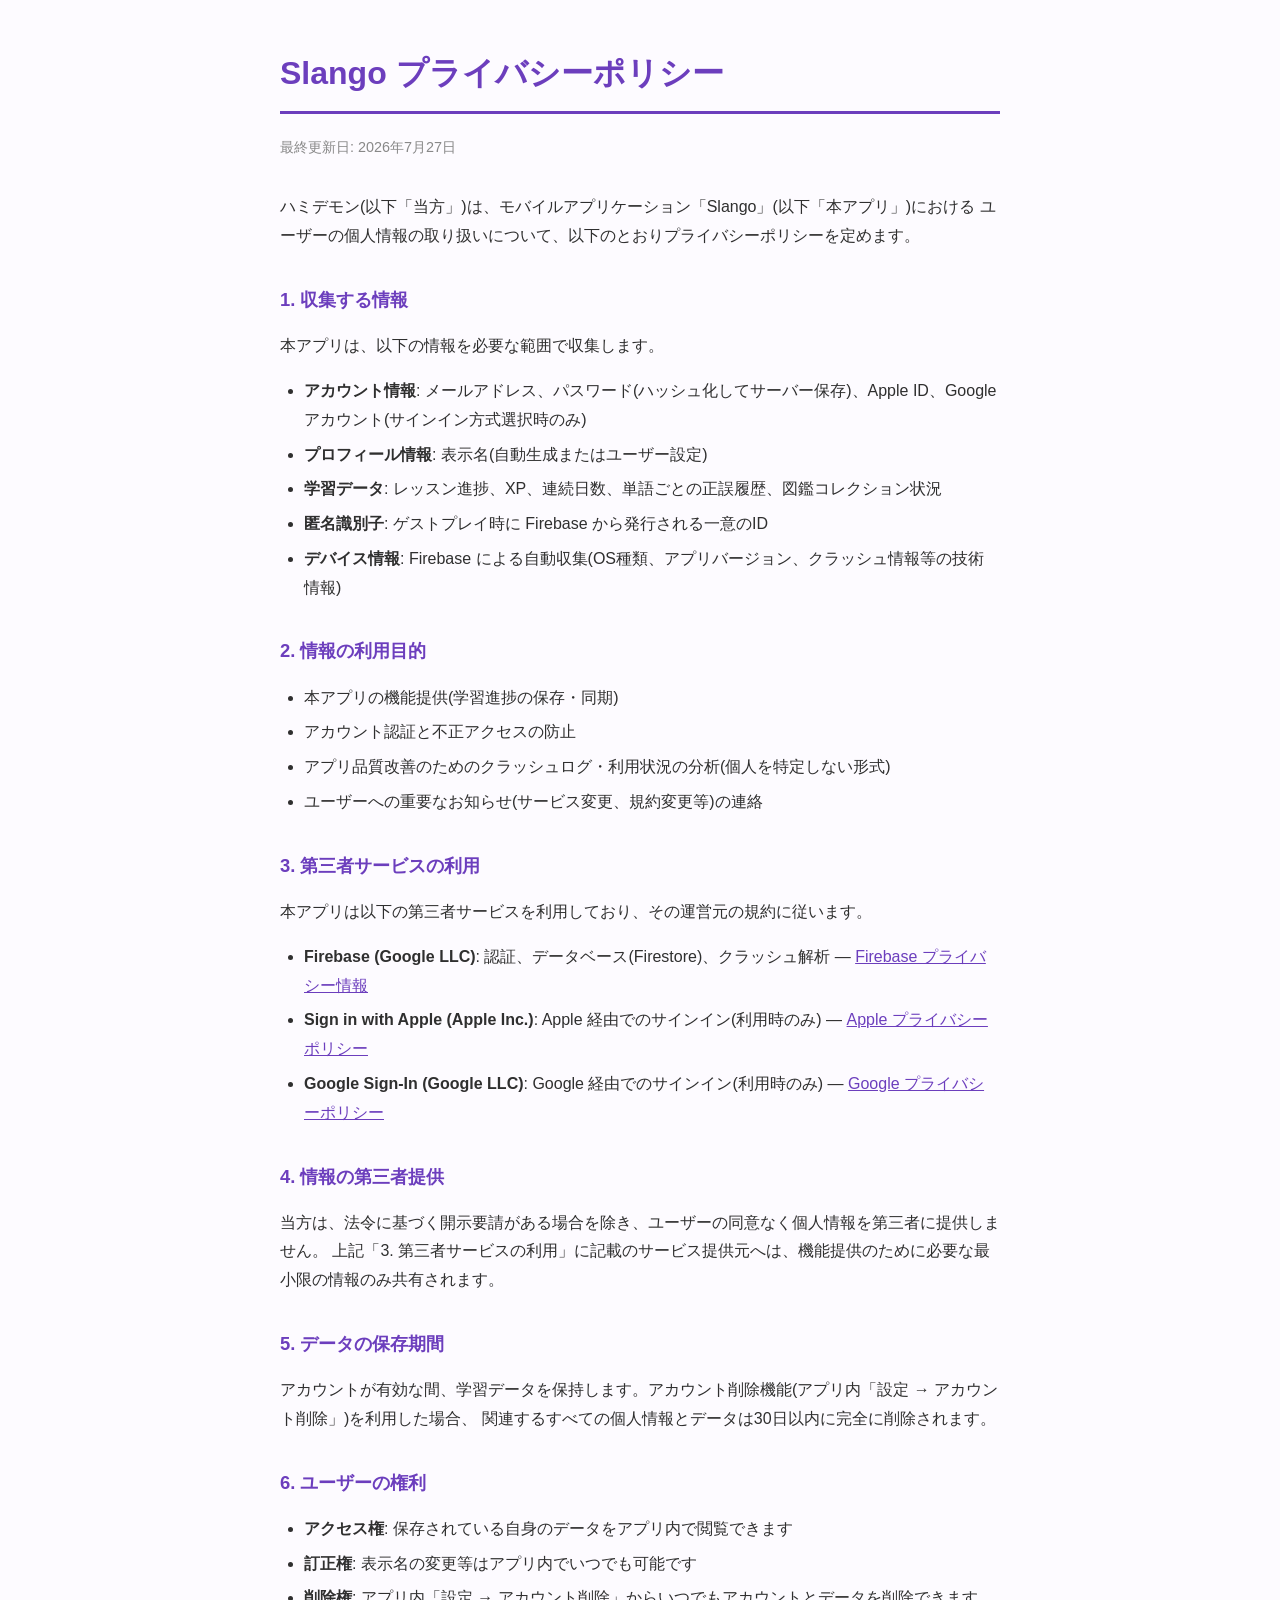
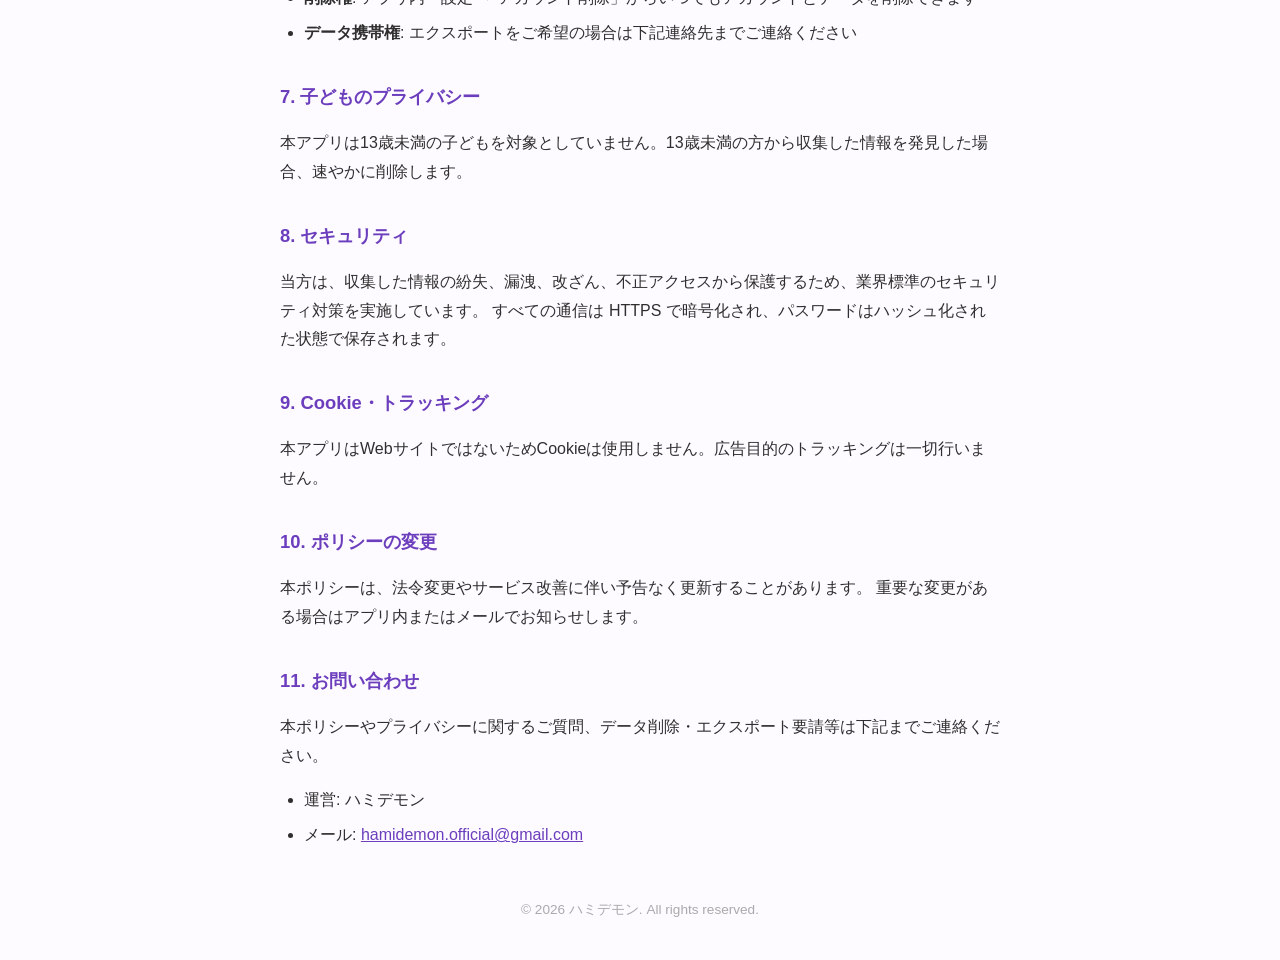
<file: privacy-policy.htm>
<!DOCTYPE html>
<html lang="ja">
<head>
<meta charset="UTF-8">
<meta name="viewport" content="width=device-width, initial-scale=1.0">
<title>プライバシーポリシー - Slango</title>
<style>
  body {
    font-family: -apple-system, BlinkMacSystemFont, "Hiragino Sans", "Meiryo", sans-serif;
    line-height: 1.8;
    max-width: 720px;
    margin: 0 auto;
    padding: 24px;
    color: #2f2f2f;
    background: #fdfbff;
  }
  h1 { color: #6C3EBD; border-bottom: 3px solid #6C3EBD; padding-bottom: 8px; }
  h2 { color: #6C3EBD; margin-top: 32px; font-size: 1.15em; }
  ul { padding-left: 24px; }
  li { margin-bottom: 6px; }
  code { background: #f0e8fa; padding: 2px 6px; border-radius: 4px; font-size: 0.9em; }
  .meta { color: #888; font-size: 0.9em; margin-bottom: 32px; }
  a { color: #6C3EBD; }
</style>
</head>
<body>

<h1>Slango プライバシーポリシー</h1>
<p class="meta">最終更新日: 2026年7月27日</p>

<p>
ハミデモン(以下「当方」)は、モバイルアプリケーション「Slango」(以下「本アプリ」)における
ユーザーの個人情報の取り扱いについて、以下のとおりプライバシーポリシーを定めます。
</p>

<h2>1. 収集する情報</h2>
<p>本アプリは、以下の情報を必要な範囲で収集します。</p>
<ul>
  <li><strong>アカウント情報</strong>: メールアドレス、パスワード(ハッシュ化してサーバー保存)、Apple ID、Google アカウント(サインイン方式選択時のみ)</li>
  <li><strong>プロフィール情報</strong>: 表示名(自動生成またはユーザー設定)</li>
  <li><strong>学習データ</strong>: レッスン進捗、XP、連続日数、単語ごとの正誤履歴、図鑑コレクション状況</li>
  <li><strong>匿名識別子</strong>: ゲストプレイ時に Firebase から発行される一意のID</li>
  <li><strong>デバイス情報</strong>: Firebase による自動収集(OS種類、アプリバージョン、クラッシュ情報等の技術情報)</li>
</ul>

<h2>2. 情報の利用目的</h2>
<ul>
  <li>本アプリの機能提供(学習進捗の保存・同期)</li>
  <li>アカウント認証と不正アクセスの防止</li>
  <li>アプリ品質改善のためのクラッシュログ・利用状況の分析(個人を特定しない形式)</li>
  <li>ユーザーへの重要なお知らせ(サービス変更、規約変更等)の連絡</li>
</ul>

<h2>3. 第三者サービスの利用</h2>
<p>本アプリは以下の第三者サービスを利用しており、その運営元の規約に従います。</p>
<ul>
  <li><strong>Firebase (Google LLC)</strong>: 認証、データベース(Firestore)、クラッシュ解析 —
    <a href="https://firebase.google.com/support/privacy" target="_blank">Firebase プライバシー情報</a></li>
  <li><strong>Sign in with Apple (Apple Inc.)</strong>: Apple 経由でのサインイン(利用時のみ) —
    <a href="https://www.apple.com/legal/privacy/" target="_blank">Apple プライバシーポリシー</a></li>
  <li><strong>Google Sign-In (Google LLC)</strong>: Google 経由でのサインイン(利用時のみ) —
    <a href="https://policies.google.com/privacy" target="_blank">Google プライバシーポリシー</a></li>
</ul>

<h2>4. 情報の第三者提供</h2>
<p>
当方は、法令に基づく開示要請がある場合を除き、ユーザーの同意なく個人情報を第三者に提供しません。
上記「3. 第三者サービスの利用」に記載のサービス提供元へは、機能提供のために必要な最小限の情報のみ共有されます。
</p>

<h2>5. データの保存期間</h2>
<p>
アカウントが有効な間、学習データを保持します。アカウント削除機能(アプリ内「設定 → アカウント削除」)を利用した場合、
関連するすべての個人情報とデータは30日以内に完全に削除されます。
</p>

<h2>6. ユーザーの権利</h2>
<ul>
  <li><strong>アクセス権</strong>: 保存されている自身のデータをアプリ内で閲覧できます</li>
  <li><strong>訂正権</strong>: 表示名の変更等はアプリ内でいつでも可能です</li>
  <li><strong>削除権</strong>: アプリ内「設定 → アカウント削除」からいつでもアカウントとデータを削除できます</li>
  <li><strong>データ携帯権</strong>: エクスポートをご希望の場合は下記連絡先までご連絡ください</li>
</ul>

<h2>7. 子どものプライバシー</h2>
<p>
本アプリは13歳未満の子どもを対象としていません。13歳未満の方から収集した情報を発見した場合、速やかに削除します。
</p>

<h2>8. セキュリティ</h2>
<p>
当方は、収集した情報の紛失、漏洩、改ざん、不正アクセスから保護するため、業界標準のセキュリティ対策を実施しています。
すべての通信は HTTPS で暗号化され、パスワードはハッシュ化された状態で保存されます。
</p>

<h2>9. Cookie・トラッキング</h2>
<p>
本アプリはWebサイトではないためCookieは使用しません。広告目的のトラッキングは一切行いません。
</p>

<h2>10. ポリシーの変更</h2>
<p>
本ポリシーは、法令変更やサービス改善に伴い予告なく更新することがあります。
重要な変更がある場合はアプリ内またはメールでお知らせします。
</p>

<h2>11. お問い合わせ</h2>
<p>
本ポリシーやプライバシーに関するご質問、データ削除・エクスポート要請等は下記までご連絡ください。
</p>
<ul>
  <li>運営: ハミデモン</li>
  <li>メール: <a href="mailto:hamidemon.official@gmail.com">hamidemon.official@gmail.com</a></li>
</ul>

<p style="text-align:center; color:#aaa; margin-top:48px; font-size:0.85em;">
© 2026 ハミデモン. All rights reserved.
</p>

</body>
</html>
</file>
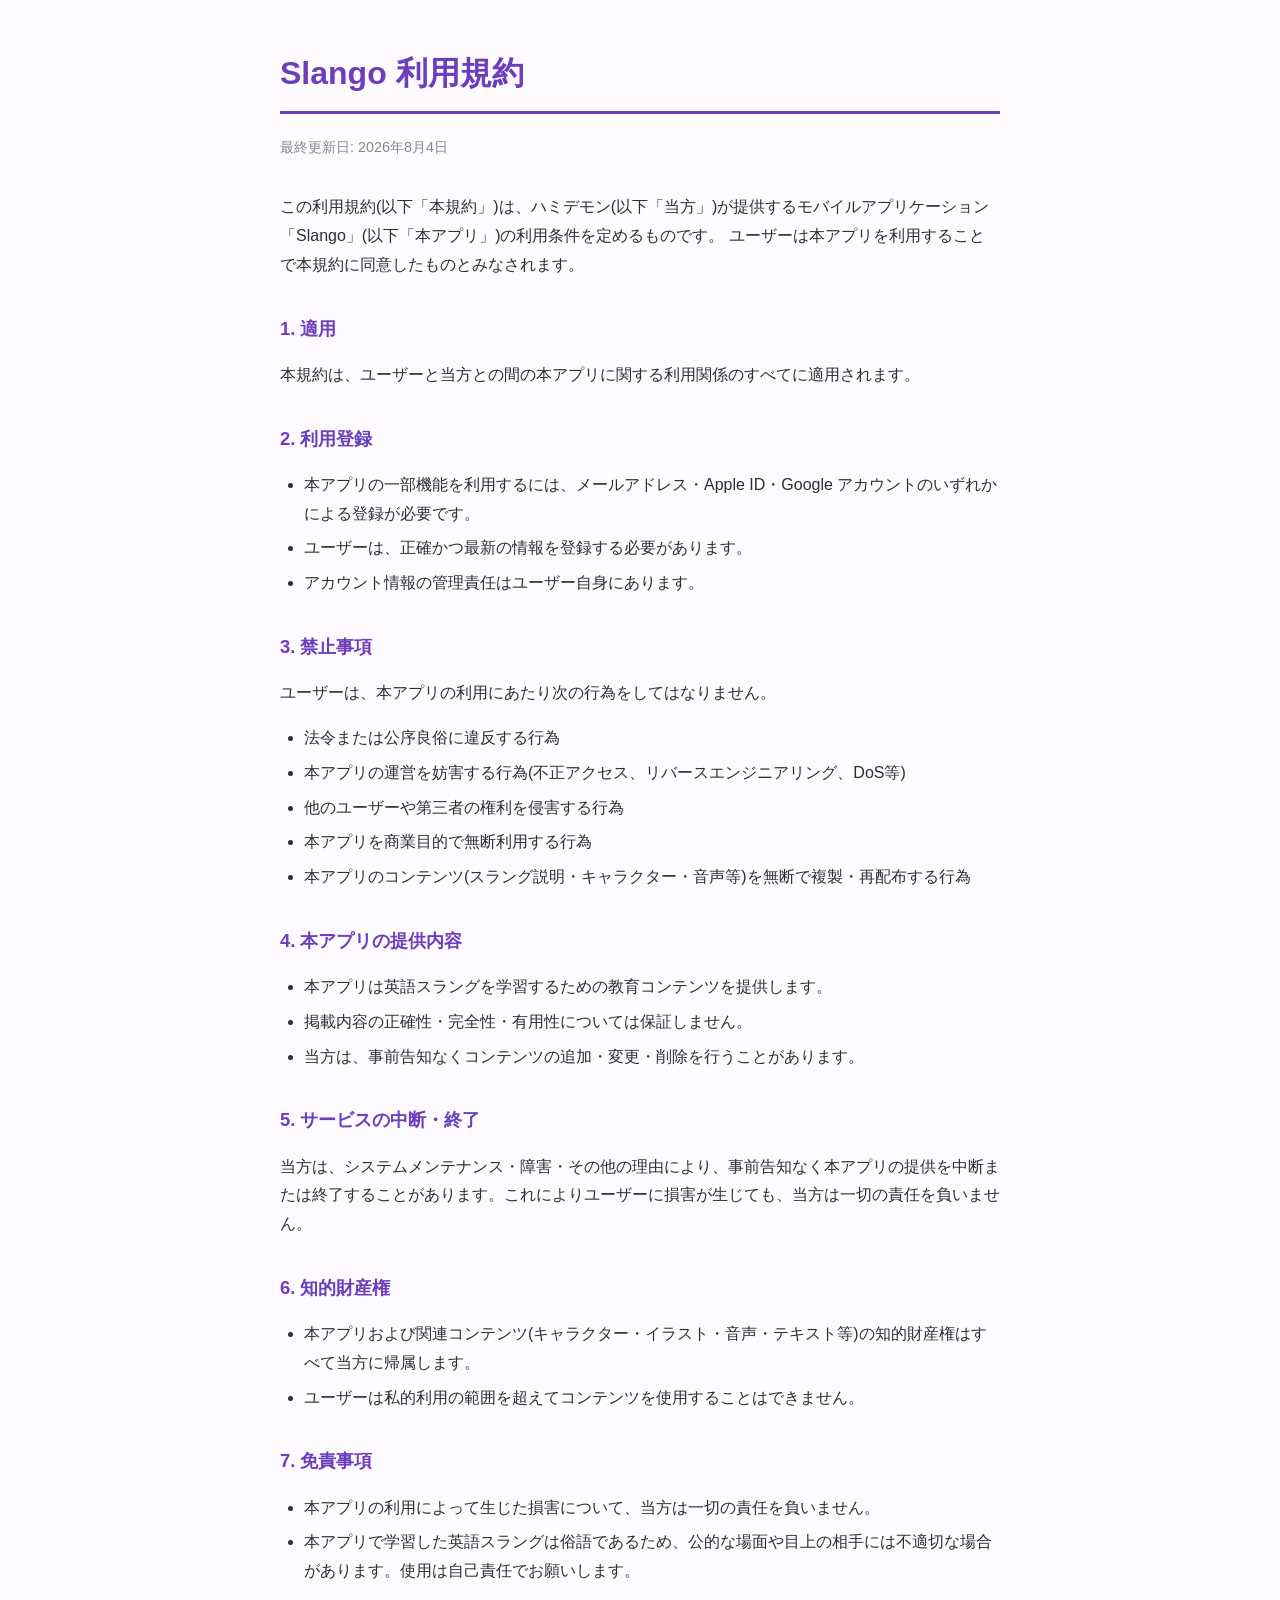
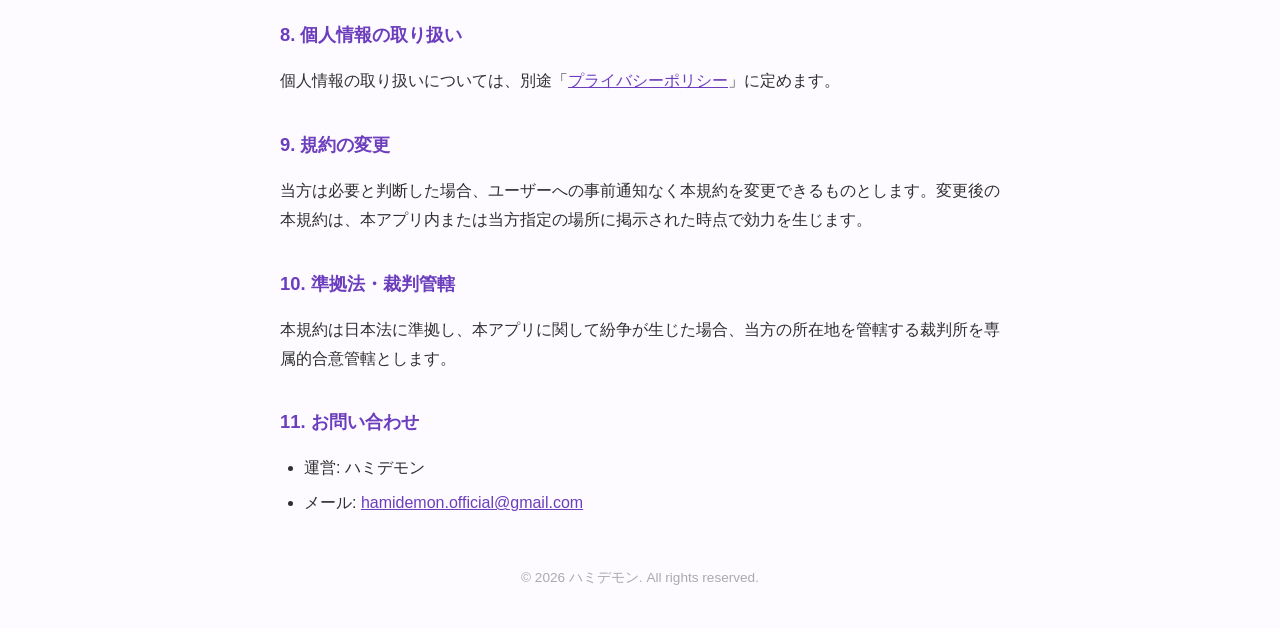
<file: terms.htm>
<!DOCTYPE html>
<html lang="ja">
<head>
<meta charset="UTF-8">
<meta name="viewport" content="width=device-width, initial-scale=1.0">
<title>利用規約 - Slango</title>
<style>
  body {
    font-family: -apple-system, BlinkMacSystemFont, "Hiragino Sans", "Meiryo", sans-serif;
    line-height: 1.8;
    max-width: 720px;
    margin: 0 auto;
    padding: 24px;
    color: #2f2f2f;
    background: #fdfbff;
  }
  h1 { color: #6C3EBD; border-bottom: 3px solid #6C3EBD; padding-bottom: 8px; }
  h2 { color: #6C3EBD; margin-top: 32px; font-size: 1.15em; }
  ul { padding-left: 24px; }
  li { margin-bottom: 6px; }
  .meta { color: #888; font-size: 0.9em; margin-bottom: 32px; }
  a { color: #6C3EBD; }
</style>
</head>
<body>

<h1>Slango 利用規約</h1>
<p class="meta">最終更新日: 2026年8月4日</p>

<p>
この利用規約(以下「本規約」)は、ハミデモン(以下「当方」)が提供するモバイルアプリケーション「Slango」(以下「本アプリ」)の利用条件を定めるものです。
ユーザーは本アプリを利用することで本規約に同意したものとみなされます。
</p>

<h2>1. 適用</h2>
<p>本規約は、ユーザーと当方との間の本アプリに関する利用関係のすべてに適用されます。</p>

<h2>2. 利用登録</h2>
<ul>
  <li>本アプリの一部機能を利用するには、メールアドレス・Apple ID・Google アカウントのいずれかによる登録が必要です。</li>
  <li>ユーザーは、正確かつ最新の情報を登録する必要があります。</li>
  <li>アカウント情報の管理責任はユーザー自身にあります。</li>
</ul>

<h2>3. 禁止事項</h2>
<p>ユーザーは、本アプリの利用にあたり次の行為をしてはなりません。</p>
<ul>
  <li>法令または公序良俗に違反する行為</li>
  <li>本アプリの運営を妨害する行為(不正アクセス、リバースエンジニアリング、DoS等)</li>
  <li>他のユーザーや第三者の権利を侵害する行為</li>
  <li>本アプリを商業目的で無断利用する行為</li>
  <li>本アプリのコンテンツ(スラング説明・キャラクター・音声等)を無断で複製・再配布する行為</li>
</ul>

<h2>4. 本アプリの提供内容</h2>
<ul>
  <li>本アプリは英語スラングを学習するための教育コンテンツを提供します。</li>
  <li>掲載内容の正確性・完全性・有用性については保証しません。</li>
  <li>当方は、事前告知なくコンテンツの追加・変更・削除を行うことがあります。</li>
</ul>

<h2>5. サービスの中断・終了</h2>
<p>当方は、システムメンテナンス・障害・その他の理由により、事前告知なく本アプリの提供を中断または終了することがあります。これによりユーザーに損害が生じても、当方は一切の責任を負いません。</p>

<h2>6. 知的財産権</h2>
<ul>
  <li>本アプリおよび関連コンテンツ(キャラクター・イラスト・音声・テキスト等)の知的財産権はすべて当方に帰属します。</li>
  <li>ユーザーは私的利用の範囲を超えてコンテンツを使用することはできません。</li>
</ul>

<h2>7. 免責事項</h2>
<ul>
  <li>本アプリの利用によって生じた損害について、当方は一切の責任を負いません。</li>
  <li>本アプリで学習した英語スラングは俗語であるため、公的な場面や目上の相手には不適切な場合があります。使用は自己責任でお願いします。</li>
</ul>

<h2>8. 個人情報の取り扱い</h2>
<p>個人情報の取り扱いについては、別途「<a href="https://hamidemon.github.io/hamidemon/privacy-policy.htm" target="_blank">プライバシーポリシー</a>」に定めます。</p>

<h2>9. 規約の変更</h2>
<p>当方は必要と判断した場合、ユーザーへの事前通知なく本規約を変更できるものとします。変更後の本規約は、本アプリ内または当方指定の場所に掲示された時点で効力を生じます。</p>

<h2>10. 準拠法・裁判管轄</h2>
<p>本規約は日本法に準拠し、本アプリに関して紛争が生じた場合、当方の所在地を管轄する裁判所を専属的合意管轄とします。</p>

<h2>11. お問い合わせ</h2>
<ul>
  <li>運営: ハミデモン</li>
  <li>メール: <a href="mailto:hamidemon.official@gmail.com">hamidemon.official@gmail.com</a></li>
</ul>

<p style="text-align:center; color:#aaa; margin-top:48px; font-size:0.85em;">
© 2026 ハミデモン. All rights reserved.
</p>

</body>
</html>
</file>
